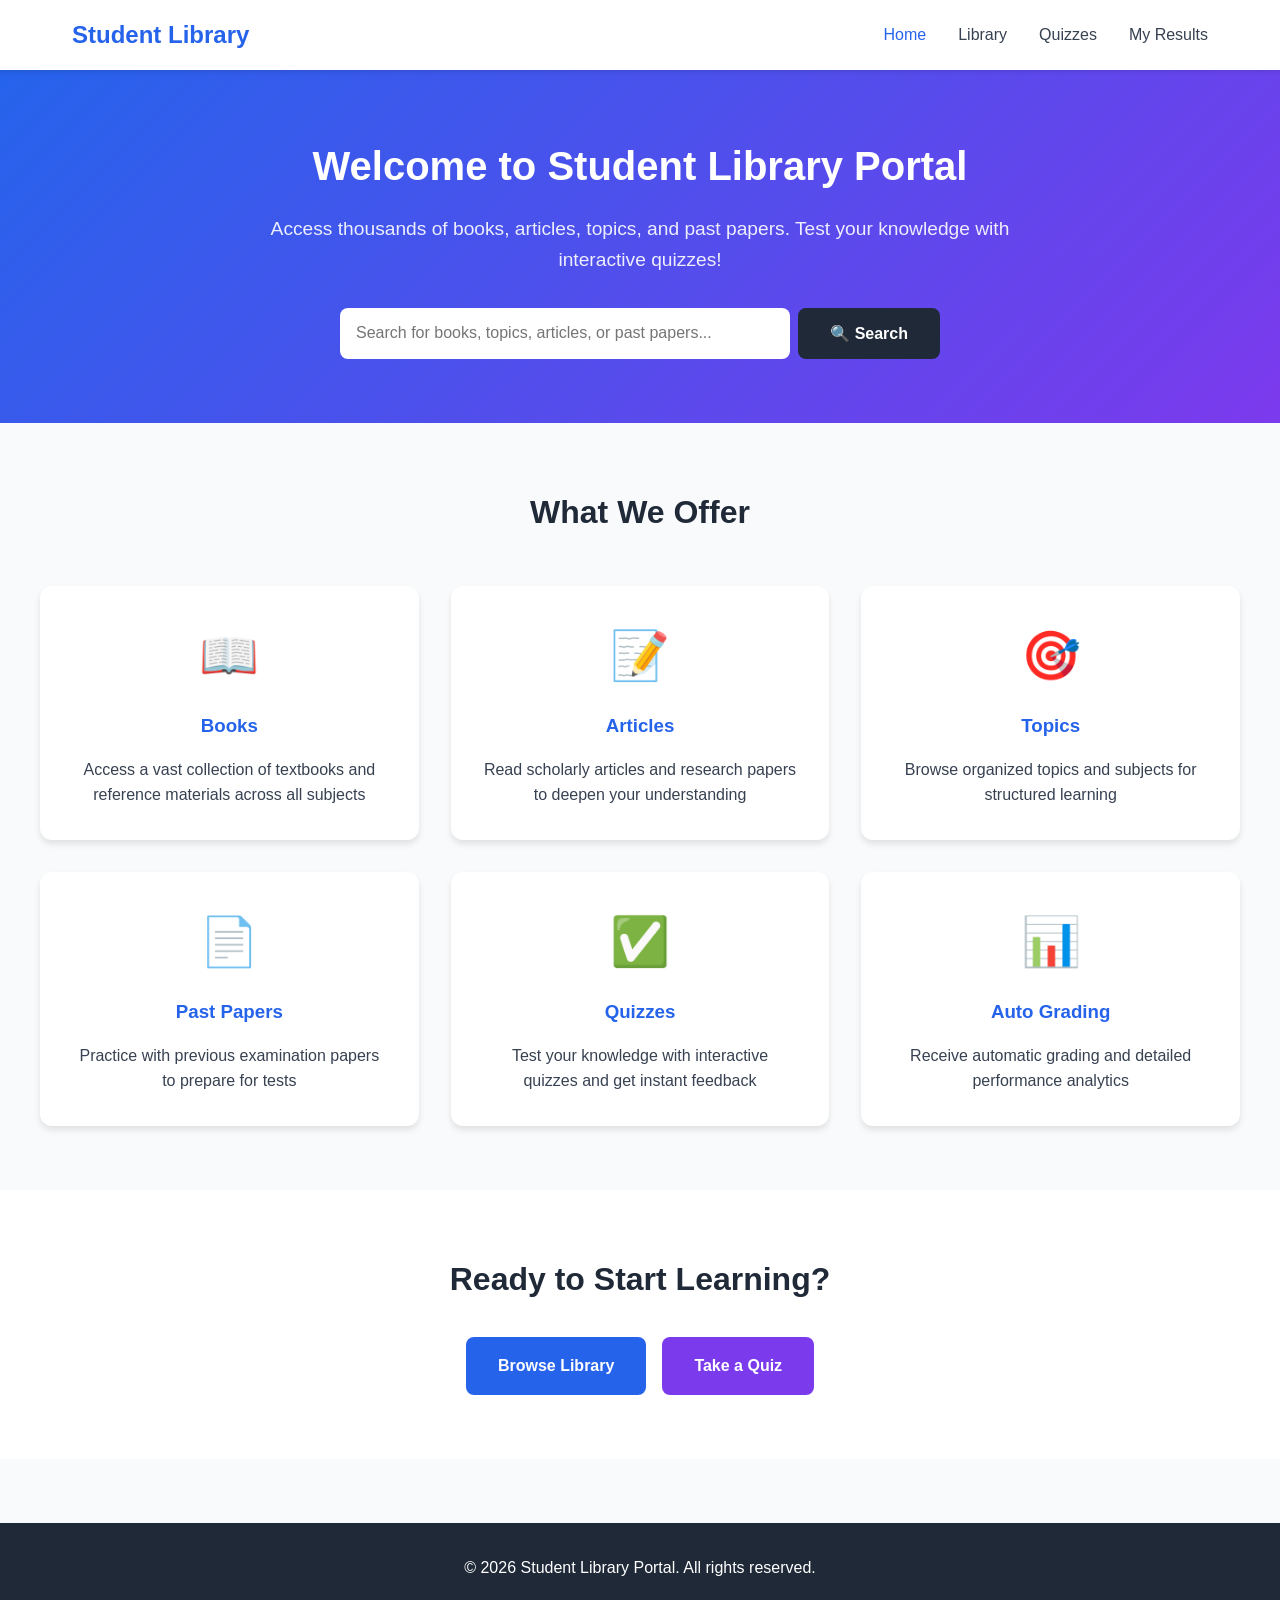
<file: student-library/index.html>
<!DOCTYPE html>
<html lang="en">
<head>
    <meta charset="UTF-8">
    <meta name="viewport" content="width=device-width, initial-scale=1.0">
    <title>Student Library Portal</title>
    <link rel="stylesheet" href="styles.css">
</head>
<body>
    <nav class="navbar">
        <div class="nav-container">
            <div class="logo"> Student Library</div>
            <ul class="nav-menu">
                <li><a href="index.html" class="active">Home</a></li>
                <li><a href="library.html">Library</a></li>
                <li><a href="quizzes.html">Quizzes</a></li>
                <li><a href="results.html">My Results</a></li>
            </ul>
        </div>
    </nav>

    <section class="hero">
        <div class="hero-content">
            <h1>Welcome to Student Library Portal</h1>
            <p>Access thousands of books, articles, topics, and past papers. Test your knowledge with interactive quizzes!</p>
            <div class="search-box">
                <input type="text" id="homeSearch" placeholder="Search for books, topics, articles, or past papers...">
                <button onclick="performSearch()">🔍 Search</button>
            </div>
        </div>
    </section>

    <section class="features">
        <div class="container">
            <h2>What We Offer</h2>
            <div class="feature-grid">
                <div class="feature-card">
                    <div class="feature-icon">📖</div>
                    <h3>Books</h3>
                    <p>Access a vast collection of textbooks and reference materials across all subjects</p>
                </div>
                <div class="feature-card">
                    <div class="feature-icon">📝</div>
                    <h3>Articles</h3>
                    <p>Read scholarly articles and research papers to deepen your understanding</p>
                </div>
                <div class="feature-card">
                    <div class="feature-icon">🎯</div>
                    <h3>Topics</h3>
                    <p>Browse organized topics and subjects for structured learning</p>
                </div>
                <div class="feature-card">
                    <div class="feature-icon">📄</div>
                    <h3>Past Papers</h3>
                    <p>Practice with previous examination papers to prepare for tests</p>
                </div>
                <div class="feature-card">
                    <div class="feature-icon">✅</div>
                    <h3>Quizzes</h3>
                    <p>Test your knowledge with interactive quizzes and get instant feedback</p>
                </div>
                <div class="feature-card">
                    <div class="feature-icon">📊</div>
                    <h3>Auto Grading</h3>
                    <p>Receive automatic grading and detailed performance analytics</p>
                </div>
            </div>
        </div>
    </section>

    <section class="cta">
        <div class="container">
            <h2>Ready to Start Learning?</h2>
            <div class="cta-buttons">
                <a href="library.html" class="btn btn-primary">Browse Library</a>
                <a href="quizzes.html" class="btn btn-secondary">Take a Quiz</a>
            </div>
        </div>
    </section>

    <footer>
        <div class="container">
            <p>&copy; 2026 Student Library Portal. All rights reserved.</p>
        </div>
    </footer>

    <script src="script.js"></script>
</body>
</html>
</file>
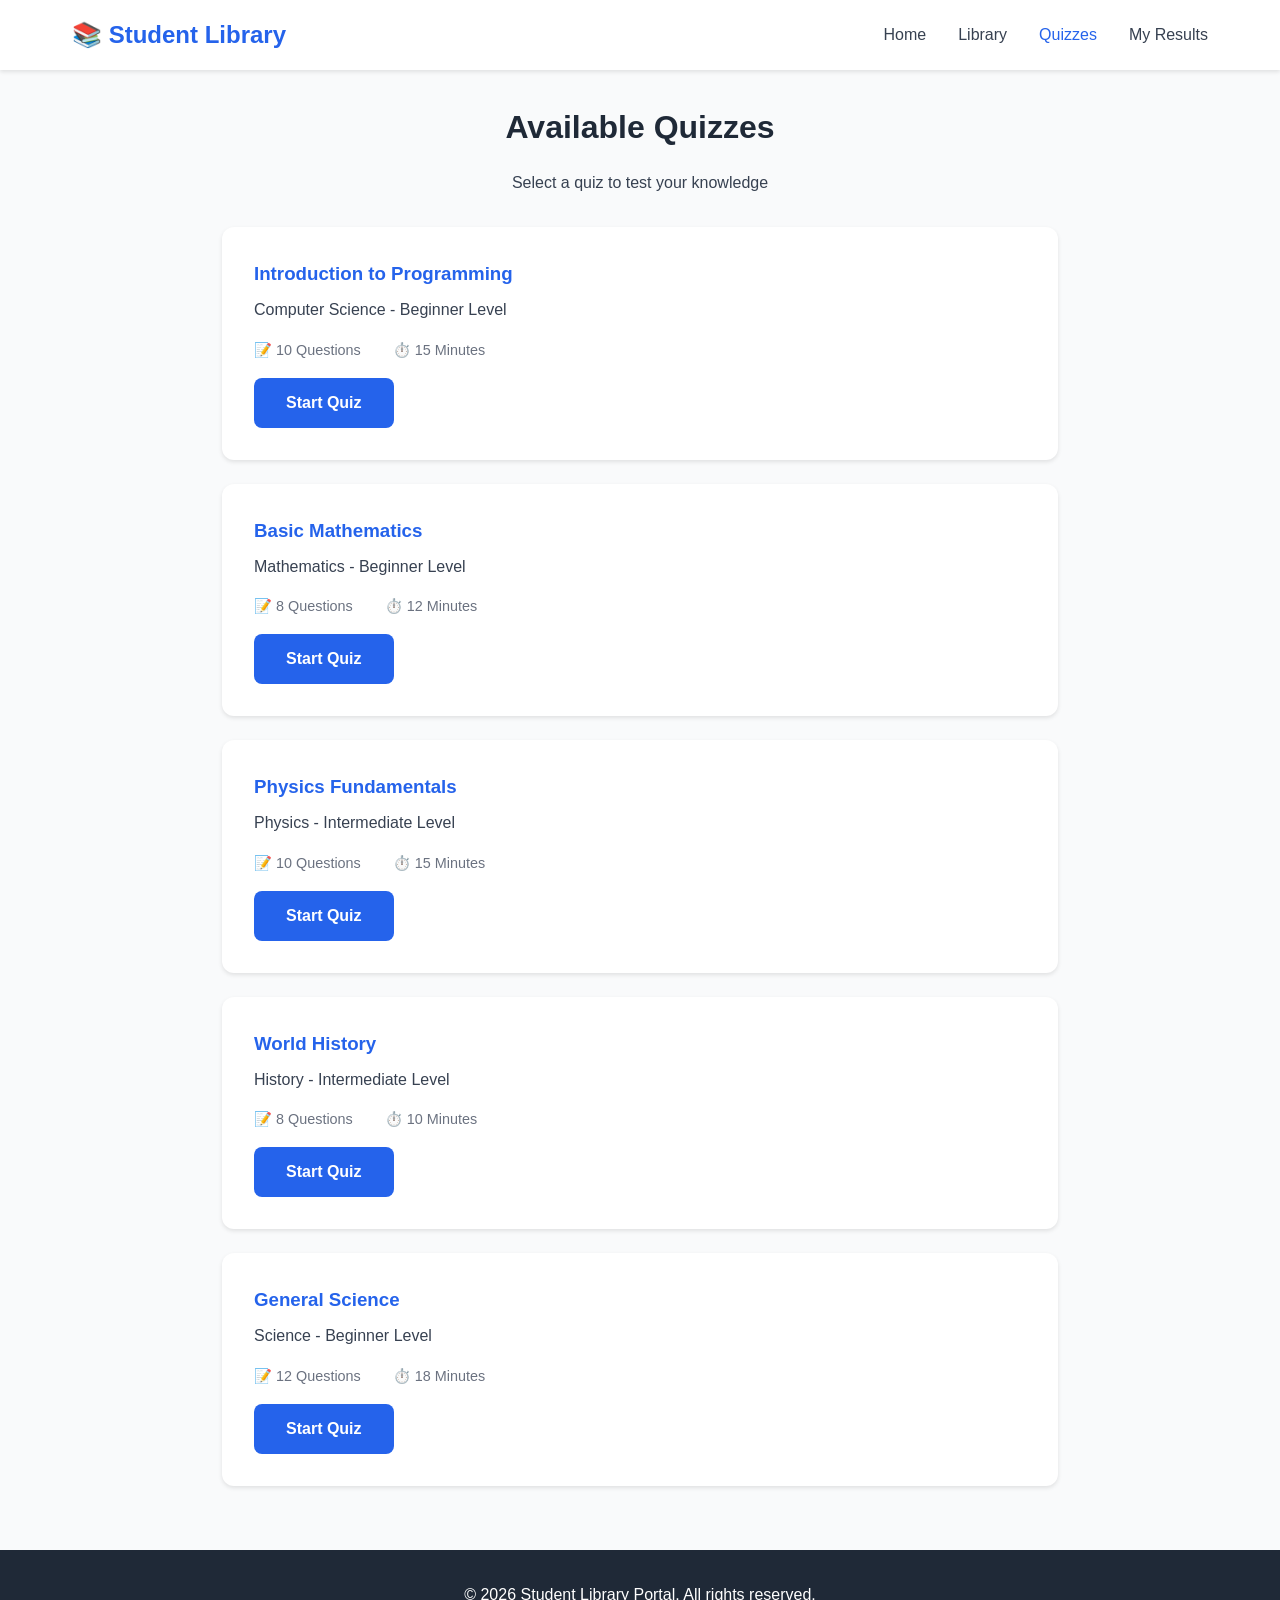
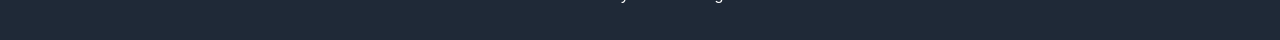
<file: student-library/quizzes.html>
<!DOCTYPE html>
<html lang="en">
<head>
    <meta charset="UTF-8">
    <meta name="viewport" content="width=device-width, initial-scale=1.0">
    <title>Quizzes - Student Library Portal</title>
    <link rel="stylesheet" href="styles.css">
</head>
<body>
    <nav class="navbar">
        <div class="nav-container">
            <div class="logo">📚 Student Library</div>
            <ul class="nav-menu">
                <li><a href="index.html">Home</a></li>
                <li><a href="library.html">Library</a></li>
                <li><a href="quizzes.html" class="active">Quizzes</a></li>
                <li><a href="results.html">My Results</a></li>
            </ul>
        </div>
    </nav>

    <div class="quiz-container">
        <div id="quizSelection" class="quiz-selection">
            <h1>Available Quizzes</h1>
            <p>Select a quiz to test your knowledge</p>
            <div class="quiz-list" id="quizList">
                <!-- Quizzes will be loaded here -->
            </div>
        </div>

        <div id="quizTaking" class="quiz-taking" style="display: none;">
            <div class="quiz-header">
                <h2 id="quizTitle"></h2>
                <div class="quiz-info">
                    <span id="questionCounter"></span>
                    <span id="timer">Time: <span id="timeDisplay">00:00</span></span>
                </div>
            </div>

            <div class="question-container">
                <div id="questionContent"></div>
                <div id="optionsContainer" class="options-container"></div>
            </div>

            <div class="quiz-navigation">
                <button id="prevBtn" onclick="previousQuestion()">← Previous</button>
                <button id="nextBtn" onclick="nextQuestion()">Next →</button>
                <button id="submitBtn" onclick="submitQuiz()" style="display: none;">Submit Quiz</button>
            </div>
        </div>

        <div id="quizResults" class="quiz-results" style="display: none;">
            <div class="results-card">
                <h2>Quiz Results</h2>
                <div class="score-display">
                    <div class="score-circle">
                        <span id="scorePercentage"></span>
                    </div>
                    <p id="scoreText"></p>
                </div>
                <div class="results-details">
                    <div class="result-stat">
                        <span class="stat-label">Correct Answers:</span>
                        <span id="correctCount" class="stat-value"></span>
                    </div>
                    <div class="result-stat">
                        <span class="stat-label">Incorrect Answers:</span>
                        <span id="incorrectCount" class="stat-value"></span>
                    </div>
                    <div class="result-stat">
                        <span class="stat-label">Time Taken:</span>
                        <span id="timeTaken" class="stat-value"></span>
                    </div>
                    <div class="result-stat">
                        <span class="stat-label">Grade:</span>
                        <span id="gradeDisplay" class="stat-value"></span>
                    </div>
                </div>
                <div id="reviewSection" class="review-section"></div>
                <div class="results-actions">
                    <button onclick="retakeQuiz()" class="btn btn-secondary">Retake Quiz</button>
                    <button onclick="backToQuizzes()" class="btn btn-primary">Back to Quizzes</button>
                    <button onclick="viewAllResults()" class="btn btn-secondary">View All Results</button>
                </div>
            </div>
        </div>
    </div>

    <footer>
        <div class="container">
            <p>&copy; 2026 Student Library Portal. All rights reserved.</p>
        </div>
    </footer>

    <script src="script.js"></script>
    <script src="quiz.js"></script>
</body>
</html>
</file>
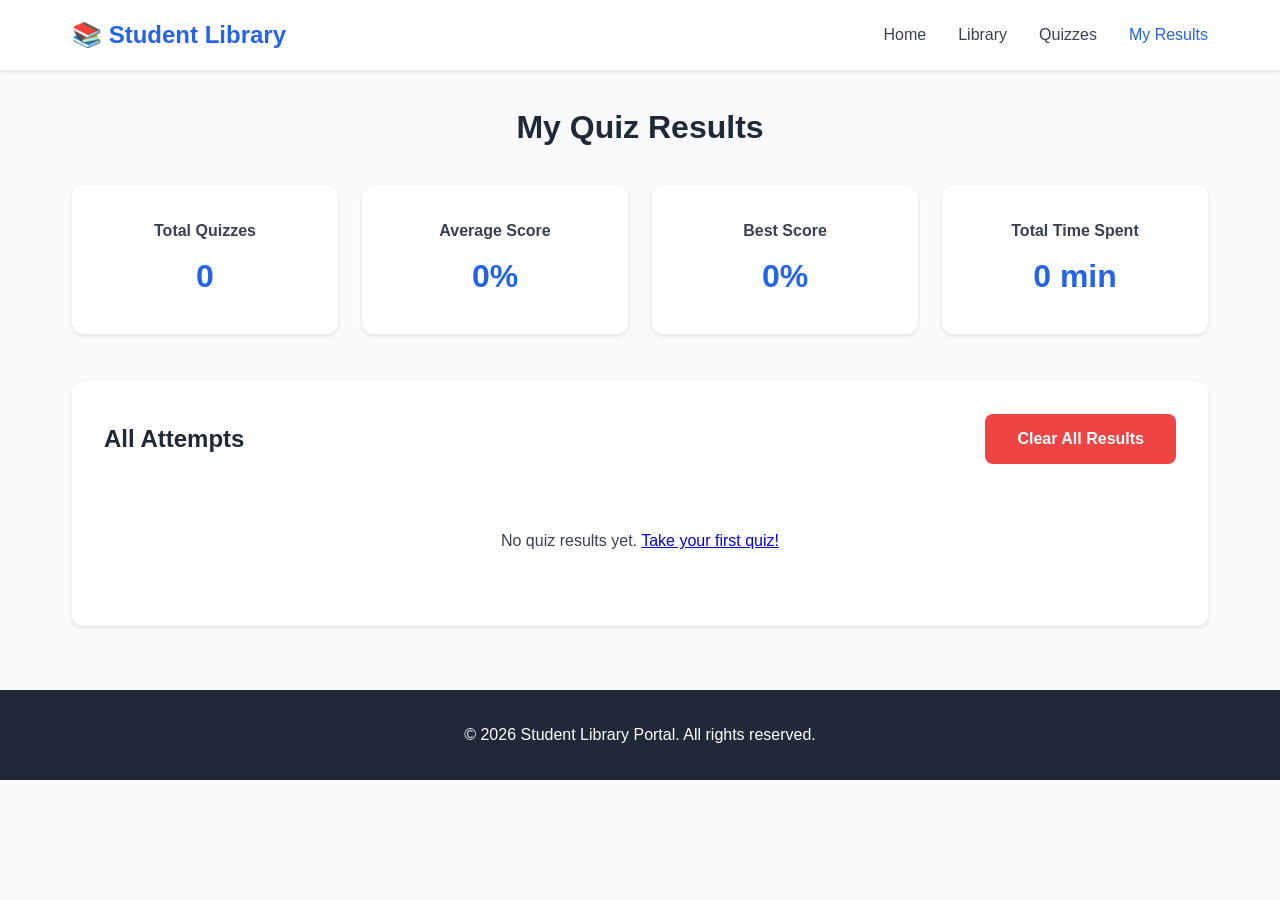
<file: student-library/results.html>
<!DOCTYPE html>
<html lang="en">
<head>
    <meta charset="UTF-8">
    <meta name="viewport" content="width=device-width, initial-scale=1.0">
    <title>My Results - Student Library Portal</title>
    <link rel="stylesheet" href="styles.css">
</head>
<body>
    <nav class="navbar">
        <div class="nav-container">
            <div class="logo">📚 Student Library</div>
            <ul class="nav-menu">
                <li><a href="index.html">Home</a></li>
                <li><a href="library.html">Library</a></li>
                <li><a href="quizzes.html">Quizzes</a></li>
                <li><a href="results.html" class="active">My Results</a></li>
            </ul>
        </div>
    </nav>

    <div class="results-container">
        <h1>My Quiz Results</h1>
        
        <div class="stats-overview">
            <div class="stat-card">
                <h3>Total Quizzes</h3>
                <p id="totalQuizzes">0</p>
            </div>
            <div class="stat-card">
                <h3>Average Score</h3>
                <p id="averageScore">0%</p>
            </div>
            <div class="stat-card">
                <h3>Best Score</h3>
                <p id="bestScore">0%</p>
            </div>
            <div class="stat-card">
                <h3>Total Time Spent</h3>
                <p id="totalTime">0 min</p>
            </div>
        </div>

        <div class="results-table-container">
            <div class="table-header">
                <h2>All Attempts</h2>
                <button onclick="clearAllResults()" class="btn btn-danger">Clear All Results</button>
            </div>
            <table id="resultsTable">
                <thead>
                    <tr>
                        <th>Date</th>
                        <th>Quiz</th>
                        <th>Score</th>
                        <th>Correct/Total</th>
                        <th>Grade</th>
                        <th>Time</th>
                        <th>Action</th>
                    </tr>
                </thead>
                <tbody id="resultsTableBody">
                    <!-- Results will be loaded here -->
                </tbody>
            </table>
            <div id="noResults" style="display: none; text-align: center; padding: 40px;">
                <p>No quiz results yet. <a href="quizzes.html">Take your first quiz!</a></p>
            </div>
        </div>
    </div>

    <footer>
        <div class="container">
            <p>&copy; 2026 Student Library Portal. All rights reserved.</p>
        </div>
    </footer>

    <script src="script.js"></script>
    <script src="results.js"></script>
</body>
</html>
</file>
<file: student-library/styles.css>
* {
    margin: 0;
    padding: 0;
    box-sizing: border-box;
}

:root {
    --primary-color: #2563eb;
    --secondary-color: #7c3aed;
    --success-color: #10b981;
    --danger-color: #ef4444;
    --warning-color: #f59e0b;
    --dark-color: #1f2937;
    --light-color: #f9fafb;
    --border-color: #e5e7eb;
    --text-color: #374151;
}

body {
    font-family: 'Segoe UI', Tahoma, Geneva, Verdana, sans-serif;
    line-height: 1.6;
    color: var(--text-color);
    background-color: var(--light-color);
}

/* Navigation */
.navbar {
    background-color: white;
    box-shadow: 0 2px 4px rgba(0,0,0,0.1);
    position: sticky;
    top: 0;
    z-index: 1000;
}

.nav-container {
    max-width: 1200px;
    margin: 0 auto;
    padding: 1rem 2rem;
    display: flex;
    justify-content: space-between;
    align-items: center;
}

.logo {
    font-size: 1.5rem;
    font-weight: bold;
    color: var(--primary-color);
}

.nav-menu {
    display: flex;
    list-style: none;
    gap: 2rem;
}

.nav-menu a {
    text-decoration: none;
    color: var(--text-color);
    font-weight: 500;
    transition: color 0.3s;
}

.nav-menu a:hover,
.nav-menu a.active {
    color: var(--primary-color);
}

/* Hero Section */
.hero {
    background: linear-gradient(135deg, var(--primary-color), var(--secondary-color));
    color: white;
    padding: 4rem 2rem;
    text-align: center;
}

.hero-content {
    max-width: 800px;
    margin: 0 auto;
}

.hero h1 {
    font-size: 2.5rem;
    margin-bottom: 1rem;
}

.hero p {
    font-size: 1.2rem;
    margin-bottom: 2rem;
    opacity: 0.9;
}

/* Search Box */
.search-box {
    display: flex;
    max-width: 600px;
    margin: 0 auto;
    gap: 0.5rem;
}

.search-box input {
    flex: 1;
    padding: 1rem;
    border: none;
    border-radius: 8px;
    font-size: 1rem;
}

.search-box button {
    padding: 1rem 2rem;
    background-color: var(--dark-color);
    color: white;
    border: none;
    border-radius: 8px;
    cursor: pointer;
    font-size: 1rem;
    font-weight: 600;
    transition: background-color 0.3s;
}

.search-box button:hover {
    background-color: #374151;
}

/* Features Section */
.features {
    padding: 4rem 2rem;
}

.container {
    max-width: 1200px;
    margin: 0 auto;
}

.features h2 {
    text-align: center;
    font-size: 2rem;
    margin-bottom: 3rem;
    color: var(--dark-color);
}

.feature-grid {
    display: grid;
    grid-template-columns: repeat(auto-fit, minmax(280px, 1fr));
    gap: 2rem;
}

.feature-card {
    background: white;
    padding: 2rem;
    border-radius: 12px;
    box-shadow: 0 4px 6px rgba(0,0,0,0.1);
    text-align: center;
    transition: transform 0.3s, box-shadow 0.3s;
}

.feature-card:hover {
    transform: translateY(-5px);
    box-shadow: 0 8px 12px rgba(0,0,0,0.15);
}

.feature-icon {
    font-size: 3rem;
    margin-bottom: 1rem;
}

.feature-card h3 {
    color: var(--primary-color);
    margin-bottom: 1rem;
}

/* CTA Section */
.cta {
    background-color: white;
    padding: 4rem 2rem;
    text-align: center;
}

.cta h2 {
    font-size: 2rem;
    margin-bottom: 2rem;
    color: var(--dark-color);
}

.cta-buttons {
    display: flex;
    gap: 1rem;
    justify-content: center;
    flex-wrap: wrap;
}

.btn {
    padding: 1rem 2rem;
    border-radius: 8px;
    text-decoration: none;
    font-weight: 600;
    transition: all 0.3s;
    cursor: pointer;
    border: none;
    font-size: 1rem;
}

.btn-primary {
    background-color: var(--primary-color);
    color: white;
}

.btn-primary:hover {
    background-color: #1d4ed8;
}

.btn-secondary {
    background-color: var(--secondary-color);
    color: white;
}

.btn-secondary:hover {
    background-color: #6d28d9;
}

.btn-danger {
    background-color: var(--danger-color);
    color: white;
}

.btn-danger:hover {
    background-color: #dc2626;
}

/* Library Page */
.library-container {
    max-width: 1200px;
    margin: 0 auto;
    padding: 2rem;
}

.library-header {
    margin-bottom: 2rem;
}

.library-header h1 {
    font-size: 2rem;
    margin-bottom: 1.5rem;
    color: var(--dark-color);
}

.search-filter-section {
    background: white;
    padding: 1.5rem;
    border-radius: 12px;
    box-shadow: 0 2px 4px rgba(0,0,0,0.1);
}

.filter-buttons {
    display: flex;
    gap: 1rem;
    margin-top: 1rem;
    flex-wrap: wrap;
}

.filter-btn {
    padding: 0.5rem 1.5rem;
    border: 2px solid var(--border-color);
    background: white;
    border-radius: 20px;
    cursor: pointer;
    transition: all 0.3s;
    font-weight: 500;
}

.filter-btn:hover,
.filter-btn.active {
    background-color: var(--primary-color);
    color: white;
    border-color: var(--primary-color);
}

.results-count {
    margin: 1rem 0;
    font-weight: 500;
    color: var(--text-color);
}

.resource-grid {
    display: grid;
    grid-template-columns: repeat(auto-fill, minmax(300px, 1fr));
    gap: 1.5rem;
}

.resource-card {
    background: white;
    padding: 1.5rem;
    border-radius: 12px;
    box-shadow: 0 2px 4px rgba(0,0,0,0.1);
    transition: transform 0.3s, box-shadow 0.3s;
    cursor: pointer;
}

.resource-card:hover {
    transform: translateY(-3px);
    box-shadow: 0 6px 12px rgba(0,0,0,0.15);
}

.resource-type {
    display: inline-block;
    padding: 0.25rem 0.75rem;
    border-radius: 12px;
    font-size: 0.875rem;
    font-weight: 600;
    margin-bottom: 1rem;
}

.type-books { background-color: #dbeafe; color: #1e40af; }
.type-articles { background-color: #fce7f3; color: #be185d; }
.type-topics { background-color: #d1fae5; color: #065f46; }
.type-papers { background-color: #fef3c7; color: #92400e; }

.resource-card h3 {
    color: var(--dark-color);
    margin-bottom: 0.5rem;
}

.resource-card p {
    color: var(--text-color);
    font-size: 0.9rem;
    margin-bottom: 0.5rem;
}

.resource-meta {
    display: flex;
    gap: 1rem;
    font-size: 0.875rem;
    color: #6b7280;
    margin-top: 1rem;
}

/* Modal */
.modal {
    display: none;
    position: fixed;
    z-index: 2000;
    left: 0;
    top: 0;
    width: 100%;
    height: 100%;
    background-color: rgba(0,0,0,0.5);
}

.modal-content {
    background-color: white;
    margin: 5% auto;
    padding: 2rem;
    border-radius: 12px;
    width: 90%;
    max-width: 800px;
    max-height: 80vh;
    overflow-y: auto;
}

.close {
    color: #aaa;
    float: right;
    font-size: 28px;
    font-weight: bold;
    cursor: pointer;
}

.close:hover {
    color: black;
}

/* Quiz Pages */
.quiz-container {
    max-width: 900px;
    margin: 2rem auto;
    padding: 0 2rem;
}

.quiz-selection h1 {
    text-align: center;
    margin-bottom: 1rem;
    color: var(--dark-color);
}

.quiz-selection > p {
    text-align: center;
    margin-bottom: 2rem;
    color: var(--text-color);
}

.quiz-list {
    display: grid;
    gap: 1.5rem;
}

.quiz-card {
    background: white;
    padding: 2rem;
    border-radius: 12px;
    box-shadow: 0 2px 4px rgba(0,0,0,0.1);
    transition: transform 0.3s, box-shadow 0.3s;
}

.quiz-card:hover {
    transform: translateY(-3px);
    box-shadow: 0 6px 12px rgba(0,0,0,0.15);
}

.quiz-card h3 {
    color: var(--primary-color);
    margin-bottom: 0.5rem;
}

.quiz-card p {
    color: var(--text-color);
    margin-bottom: 1rem;
}

.quiz-meta {
    display: flex;
    gap: 2rem;
    font-size: 0.9rem;
    color: #6b7280;
    margin-bottom: 1rem;
}

.quiz-taking {
    background: white;
    padding: 2rem;
    border-radius: 12px;
    box-shadow: 0 2px 4px rgba(0,0,0,0.1);
}

.quiz-header {
    margin-bottom: 2rem;
    padding-bottom: 1rem;
    border-bottom: 2px solid var(--border-color);
}

.quiz-header h2 {
    color: var(--dark-color);
    margin-bottom: 1rem;
}

.quiz-info {
    display: flex;
    justify-content: space-between;
    color: var(--text-color);
    font-weight: 500;
}

.question-container {
    margin-bottom: 2rem;
}

#questionContent {
    font-size: 1.1rem;
    color: var(--dark-color);
    margin-bottom: 1.5rem;
    font-weight: 500;
}

.options-container {
    display: flex;
    flex-direction: column;
    gap: 1rem;
}

.option {
    padding: 1rem;
    border: 2px solid var(--border-color);
    border-radius: 8px;
    cursor: pointer;
    transition: all 0.3s;
    background: white;
}

.option:hover {
    border-color: var(--primary-color);
    background-color: #eff6ff;
}

.option.selected {
    border-color: var(--primary-color);
    background-color: #dbeafe;
}

.quiz-navigation {
    display: flex;
    justify-content: space-between;
    gap: 1rem;
    margin-top: 2rem;
}

.quiz-navigation button {
    padding: 0.75rem 1.5rem;
    border: none;
    border-radius: 8px;
    cursor: pointer;
    font-weight: 600;
    transition: all 0.3s;
}

#prevBtn {
    background-color: #e5e7eb;
    color: var(--dark-color);
}

#prevBtn:hover {
    background-color: #d1d5db;
}

#nextBtn, #submitBtn {
    background-color: var(--primary-color);
    color: white;
}

#nextBtn:hover, #submitBtn:hover {
    background-color: #1d4ed8;
}

/* Quiz Results */
.quiz-results {
    background: white;
    padding: 2rem;
    border-radius: 12px;
    box-shadow: 0 2px 4px rgba(0,0,0,0.1);
}

.results-card h2 {
    text-align: center;
    color: var(--dark-color);
    margin-bottom: 2rem;
}

.score-display {
    text-align: center;
    margin-bottom: 2rem;
}

.score-circle {
    width: 200px;
    height: 200px;
    border-radius: 50%;
    background: linear-gradient(135deg, var(--primary-color), var(--secondary-color));
    display: flex;
    align-items: center;
    justify-content: center;
    margin: 0 auto 1rem;
}

.score-circle span {
    font-size: 3rem;
    font-weight: bold;
    color: white;
}

#scoreText {
    font-size: 1.2rem;
    font-weight: 600;
    color: var(--text-color);
}

.results-details {
    background-color: var(--light-color);
    padding: 1.5rem;
    border-radius: 8px;
    margin-bottom: 2rem;
}

.result-stat {
    display: flex;
    justify-content: space-between;
    padding: 0.75rem 0;
    border-bottom: 1px solid var(--border-color);
}

.result-stat:last-child {
    border-bottom: none;
}

.stat-label {
    font-weight: 500;
    color: var(--text-color);
}

.stat-value {
    font-weight: 600;
    color: var(--dark-color);
}

.review-section {
    margin: 2rem 0;
}

.question-review {
    background-color: var(--light-color);
    padding: 1.5rem;
    border-radius: 8px;
    margin-bottom: 1rem;
}

.question-review.correct {
    border-left: 4px solid var(--success-color);
}

.question-review.incorrect {
    border-left: 4px solid var(--danger-color);
}

.question-review h4 {
    color: var(--dark-color);
    margin-bottom: 0.5rem;
}

.answer-info {
    margin-top: 0.5rem;
    font-size: 0.9rem;
}

.your-answer {
    color: var(--danger-color);
    font-weight: 500;
}

.correct-answer {
    color: var(--success-color);
    font-weight: 500;
}

.results-actions {
    display: flex;
    gap: 1rem;
    justify-content: center;
    flex-wrap: wrap;
    margin-top: 2rem;
}

/* Results Page */
.results-container {
    max-width: 1200px;
    margin: 2rem auto;
    padding: 0 2rem;
}

.results-container h1 {
    text-align: center;
    margin-bottom: 2rem;
    color: var(--dark-color);
}

.stats-overview {
    display: grid;
    grid-template-columns: repeat(auto-fit, minmax(250px, 1fr));
    gap: 1.5rem;
    margin-bottom: 3rem;
}

.stat-card {
    background: white;
    padding: 2rem;
    border-radius: 12px;
    box-shadow: 0 2px 4px rgba(0,0,0,0.1);
    text-align: center;
}

.stat-card h3 {
    color: var(--text-color);
    font-size: 1rem;
    margin-bottom: 0.5rem;
}

.stat-card p {
    font-size: 2rem;
    font-weight: bold;
    color: var(--primary-color);
}

.results-table-container {
    background: white;
    padding: 2rem;
    border-radius: 12px;
    box-shadow: 0 2px 4px rgba(0,0,0,0.1);
}

.table-header {
    display: flex;
    justify-content: space-between;
    align-items: center;
    margin-bottom: 1.5rem;
}

.table-header h2 {
    color: var(--dark-color);
}

table {
    width: 100%;
    border-collapse: collapse;
}

thead {
    background-color: var(--light-color);
}

th, td {
    padding: 1rem;
    text-align: left;
    border-bottom: 1px solid var(--border-color);
}

th {
    font-weight: 600;
    color: var(--dark-color);
}

tbody tr:hover {
    background-color: var(--light-color);
}

.grade-badge {
    padding: 0.25rem 0.75rem;
    border-radius: 12px;
    font-weight: 600;
    font-size: 0.875rem;
}

.grade-A { background-color: #d1fae5; color: #065f46; }
.grade-B { background-color: #dbeafe; color: #1e40af; }
.grade-C { background-color: #fef3c7; color: #92400e; }
.grade-D { background-color: #fed7aa; color: #9a3412; }
.grade-F { background-color: #fee2e2; color: #991b1b; }

/* Footer */
footer {
    background-color: var(--dark-color);
    color: white;
    text-align: center;
    padding: 2rem;
    margin-top: 4rem;
}

/* Responsive Design */
@media (max-width: 768px) {
    .nav-container {
        flex-direction: column;
        gap: 1rem;
    }

    .hero h1 {
        font-size: 2rem;
    }

    .search-box {
        flex-direction: column;
    }

    .feature-grid {
        grid-template-columns: 1fr;
    }

    .quiz-navigation {
        flex-direction: column;
    }

    .score-circle {
        width: 150px;
        height: 150px;
    }

    .score-circle span {
        font-size: 2rem;
    }

    table {
        font-size: 0.875rem;
    }

    th, td {
        padding: 0.5rem;
    }
}
</file>
